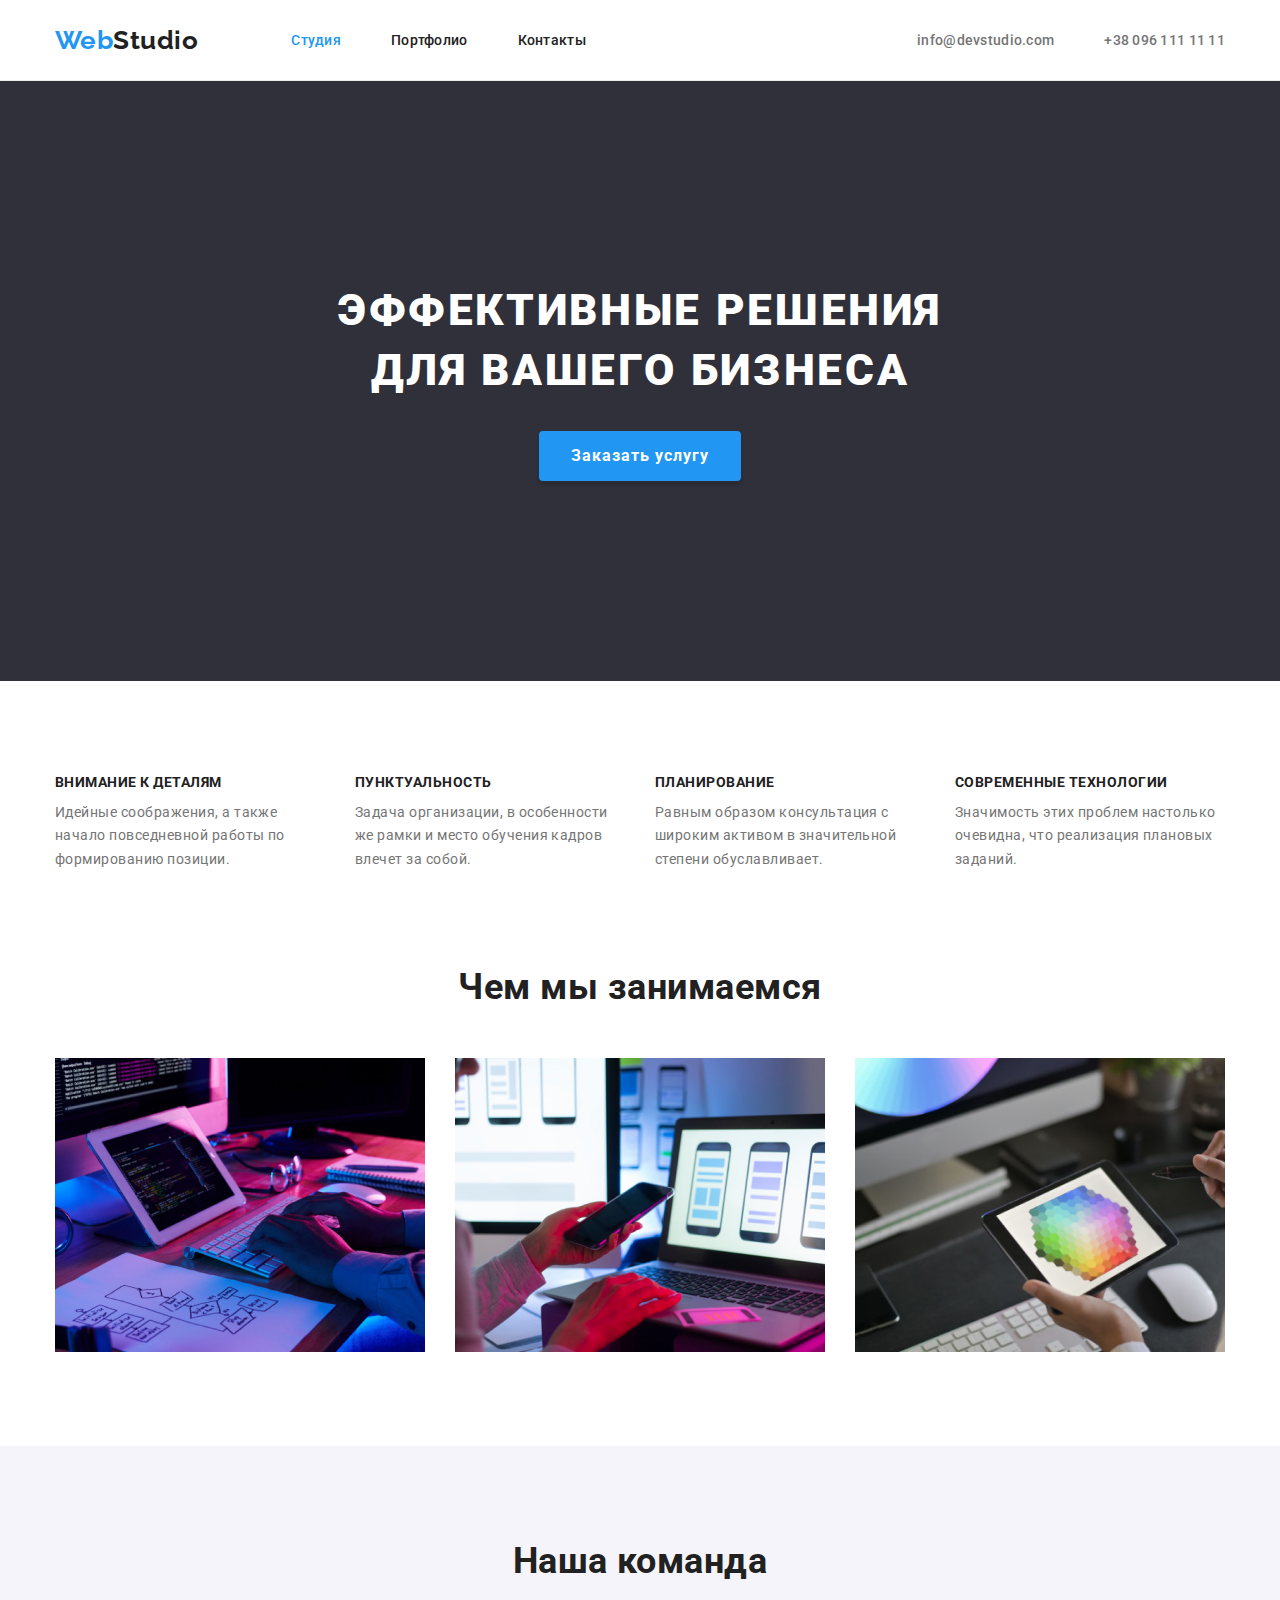
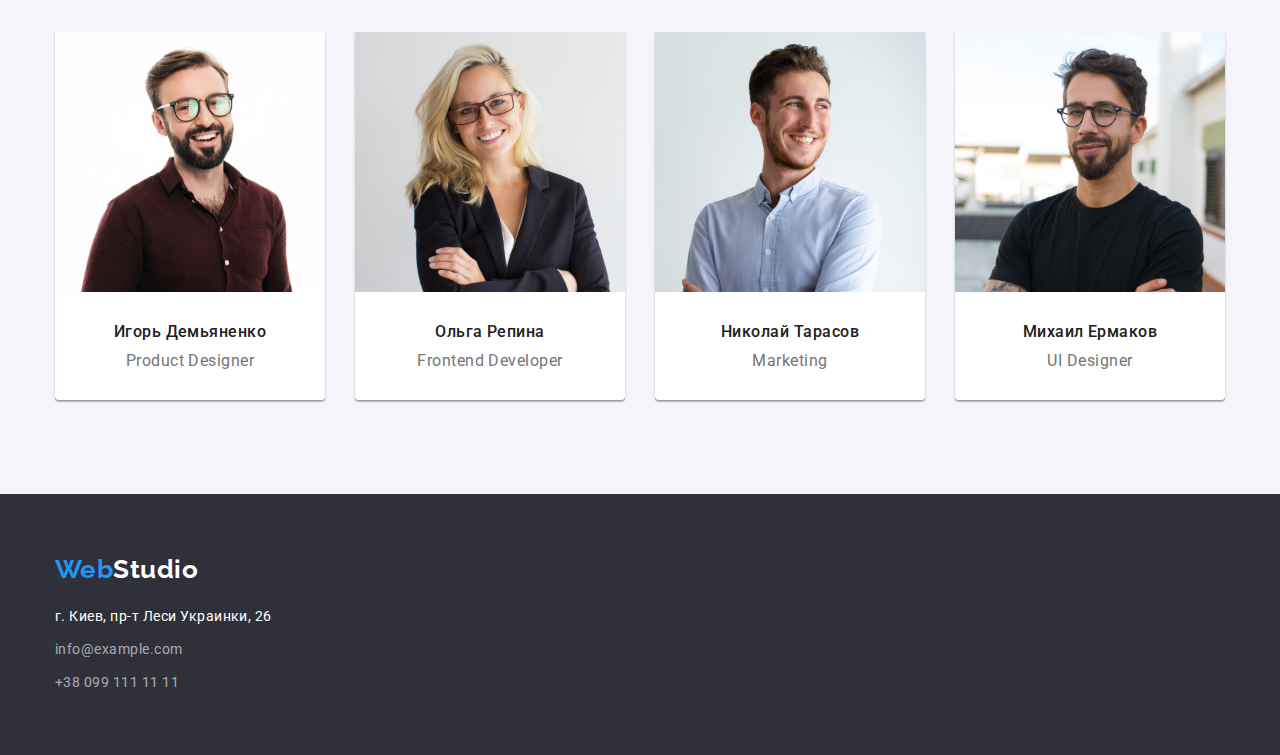
<file: index.html>
<!DOCTYPE html>
<html lang="ru">
  <head>
    <meta charset="UTF-8" />
    <meta http-equiv="X-UA-Compatible" content="IE=edge" />
    <meta name="viewport" content="width=device-width, initial-scale=1.0" />
    <title>WebStudio</title>
    <link rel="stylesheet" href="./css/normalize.css" />
    <link
      href="https://fonts.googleapis.com/css2?family=Raleway:wght@700&family=Roboto:wght@400;500;700;900&display=swap"
      rel="stylesheet"
    />
    <link rel="stylesheet" href="./css/styles.css" />
  </head>
  <body>
    <!--header-->
    <header class="header-container">
      <div class="container header-item">
        <a href="./index.html" class="logo header-logo"
          >Web<span class="accent">Studio</span></a
        >
        <nav>
          <ul class="site-nav nav-list">
            <li class="nav-item">
              <a href="./index.html" class="nav-link current">Студия</a>
            </li>
            <li class="nav-item">
              <a href="./portfolio.html" class="nav-link">Портфолио</a>
            </li>
            <li class="nav-item">
              <a href="./contact.html" class="nav-link">Контакты</a>
            </li>
          </ul>
        </nav>
        <ul class="contact-header">
          <li class="contact-item">
            <a href="mailto:info@devstudio.com" class="contact-link"
              >info@devstudio.com</a
            >
          </li>
          <li class="contact-item">
            <a href="tel:+380961111111" class="contact-link"
              >+38 096 111 11 11</a
            >
          </li>
        </ul>
      </div>
    </header>
    <!--main content-->
    <main>
      <!--Hero-->
      <section class="hero">
        <div class="container">
          <h1 class="hero-title">Эффективные решения для вашего бизнеса</h1>
          <button class="button primary hero-button" type="button">
            Заказать услугу
          </button>
        </div>
      </section>
      <!--special-->
      <section class="special section">
        <div class="container">
          <!--h2 hide css-->
          <h2 class="visually-hidden">Особенности компании</h2>
          <ul class="special-list">
            <li class="special-type">
              <h3 class="special-title">Внимание к деталям</h3>
              <p class="special-item">
                Идейные соображения, а также начало повседневной работы по
                формированию позиции.
              </p>
            </li>
            <li class="special-type">
              <h3 class="special-title">Пунктуальность</h3>
              <p class="special-item">
                Задача организации, в особенности же рамки и место обучения
                кадров влечет за собой.
              </p>
            </li>
            <li class="special-type">
              <h3 class="special-title">Планирование</h3>
              <p class="special-item">
                Равным образом консультация с широким активом в значительной
                степени обуславливает.
              </p>
            </li>
            <li class="special-type">
              <h3 class="special-title">Современные технологии</h3>
              <p class="special-item">
                Значимость этих проблем настолько очевидна, что реализация
                плановых заданий.
              </p>
            </li>
          </ul>
        </div>
      </section>
      <!--about work-->
      <section class="about-work section">
        <div class="container">
          <h2 class="work-title">Чем мы занимаемся</h2>
          <ul class="work-image">
            <li class="work-image-item">
              <img
                src="./images/devsite.jpg"
                alt="Разработка сайтов"
                width="370"
              />
            </li>
            <li class="work-image-item">
              <img
                src="./images/devapp.jpg"
                alt="Разработка приложений"
                width="370"
              />
            </li>
            <li class="work-image-item">
              <img src="./images/design.jpg" alt="Дизайн" width="370" />
            </li>
          </ul>
        </div>
      </section>
      <!--our team-->
      <section class="our-team section">
        <div class="container">
          <h2 class="team-title">Наша команда</h2>
          <ul class="team">
            <li class="team-member">
              <img
                src="./images/igor.jpg"
                alt="Игорь Демьяненко"
                width="270"
              />
              <div class="team-card">
                <h3 class="personal-title">Игорь Демьяненко</h3>
                <p lang="en" class="personal-position">Product Designer</p>
              </div>
            </li>
            <li class="team-member">
              <img
                src="./images/olga.jpg"
                alt="Ольга Репина"
                width="270"
              />
              <div class="team-card">
                <h3 class="personal-title">Ольга Репина</h3>
                <p lang="en" class="personal-position">Frontend Developer</p>
              </div>
            </li>
            <li class="team-member">
              <img
                src="./images/nikola.jpg"
                alt="Николай Тарасов"
                width="270"
              />
              <div class="team-card">
                <h3 class="personal-title">Николай Тарасов</h3>
                <p lang="en" class="personal-position">Marketing</p>
              </div>
            </li>
            <li class="team-member">
              <img
                src="./images/mike.jpg"
                alt="Михаил Ермаков"
                width="270"
              />
              <div class="team-card">
                <h3 class="personal-title">Михаил Ермаков</h3>
                <p lang="en" class="personal-position">UI Designer</p>
              </div>
            </li>
          </ul>
        </div>
      </section>
    </main>
    <!--footer hw-->
    <footer class="footer">
      <div class="container">
          <a href="./index.html" class="logo footer-logo"
            >Web<span class="accentwhite">Studio</span></a>
        <address>
          <ul class="adress-list">
            <li class="adress-item">
              <a
                href="https://goo.gl/maps/XMWMVRejnvmh2yPAA"
                class="footer-address"
                >г. Киев, пр-т Леси Украинки, 26</a
              >
            </li>
            <li class="adress-item">
              <a href="mailto:info@example.com" class="footer-contact"
                >info@example.com</a
              >
            </li>
            <li class="adress-item">
              <a href="tel:+380991111111" class="footer-contact"
                >+38 099 111 11 11</a
              >
            </li>
          </ul>
        </address>
      </div>
    </footer>
  </body>
</html>
</file>
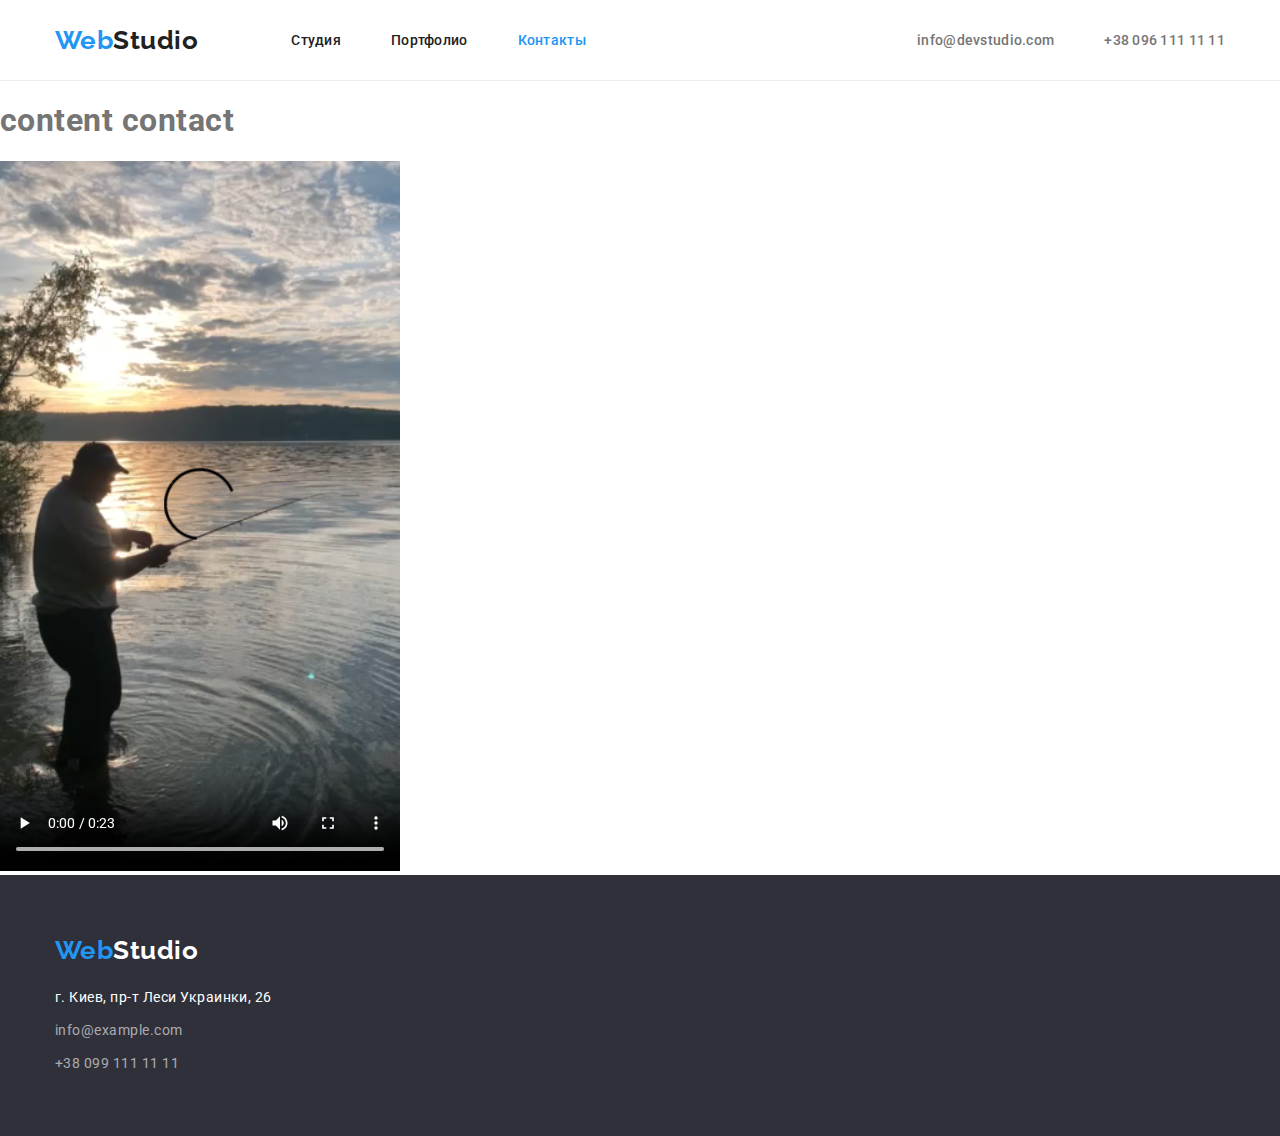
<file: contact.html>
<!DOCTYPE html>
<html lang="ru">
<head>
    <meta charset="UTF-8">
    <meta http-equiv="X-UA-Compatible" content="IE=edge">
    <meta name="viewport" content="width=device-width, initial-scale=1.0">
    <title>Contact</title>
    <link rel="stylesheet" href="./css/normalize.css">
    <link href="https://fonts.googleapis.com/css2?family=Raleway:wght@700&family=Roboto:wght@400;500;700;900&display=swap" rel="stylesheet">
    <link rel="stylesheet" href="./css/styles.css" />
</head>
<body>
    <!--header-->
    <header class="header-container">
      <div class="container header-item">
        <a href="./index.html" class="logo header-logo"
          >Web<span class="accent">Studio</span></a
        >
        <nav>
          <ul class="site-nav nav-list">
            <li class="nav-item">
              <a href="./index.html" class="nav-link">Студия</a>
            </li>
            <li class="nav-item">
              <a href="./portfolio.html" class="nav-link">Портфолио</a>
            </li>
            <li class="nav-item">
              <a href="./contact.html" class="nav-link current">Контакты</a>
            </li>
          </ul>
        </nav>
        <ul class="contact-header">
          <li class="contact-item">
            <a href="mailto:info@devstudio.com" class="contact-link"
              >info@devstudio.com</a
            >
          </li>
          <li class="contact-item">
            <a href="tel:+380961111111" class="contact-link"
              >+38 096 111 11 11</a
            >
          </li>
        </ul>
      </div>
    </header>
    <main>

        <h1>content contact</h1>
        <video src="./videos/fishing.mp4"
        width="400"
        controls>
        </video>

    </main>
   <!--footer hw-->
    <footer class="footer">
      <div class="container">
          <a href="./index.html" class="logo footer-logo"
            >Web<span class="accentwhite">Studio</span></a>
        <address>
          <ul class="adress-list">
            <li class="adress-item">
              <a
                href="https://goo.gl/maps/XMWMVRejnvmh2yPAA"
                class="footer-address"
                >г. Киев, пр-т Леси Украинки, 26</a
              >
            </li>
            <li class="adress-item">
              <a href="mailto:info@example.com" class="footer-contact"
                >info@example.com</a
              >
            </li>
            <li class="adress-item">
              <a href="tel:+380991111111" class="footer-contact"
                >+38 099 111 11 11</a
              >
            </li>
          </ul>
        </address>
      </div>
    </footer>
</body>
</html>
</file>
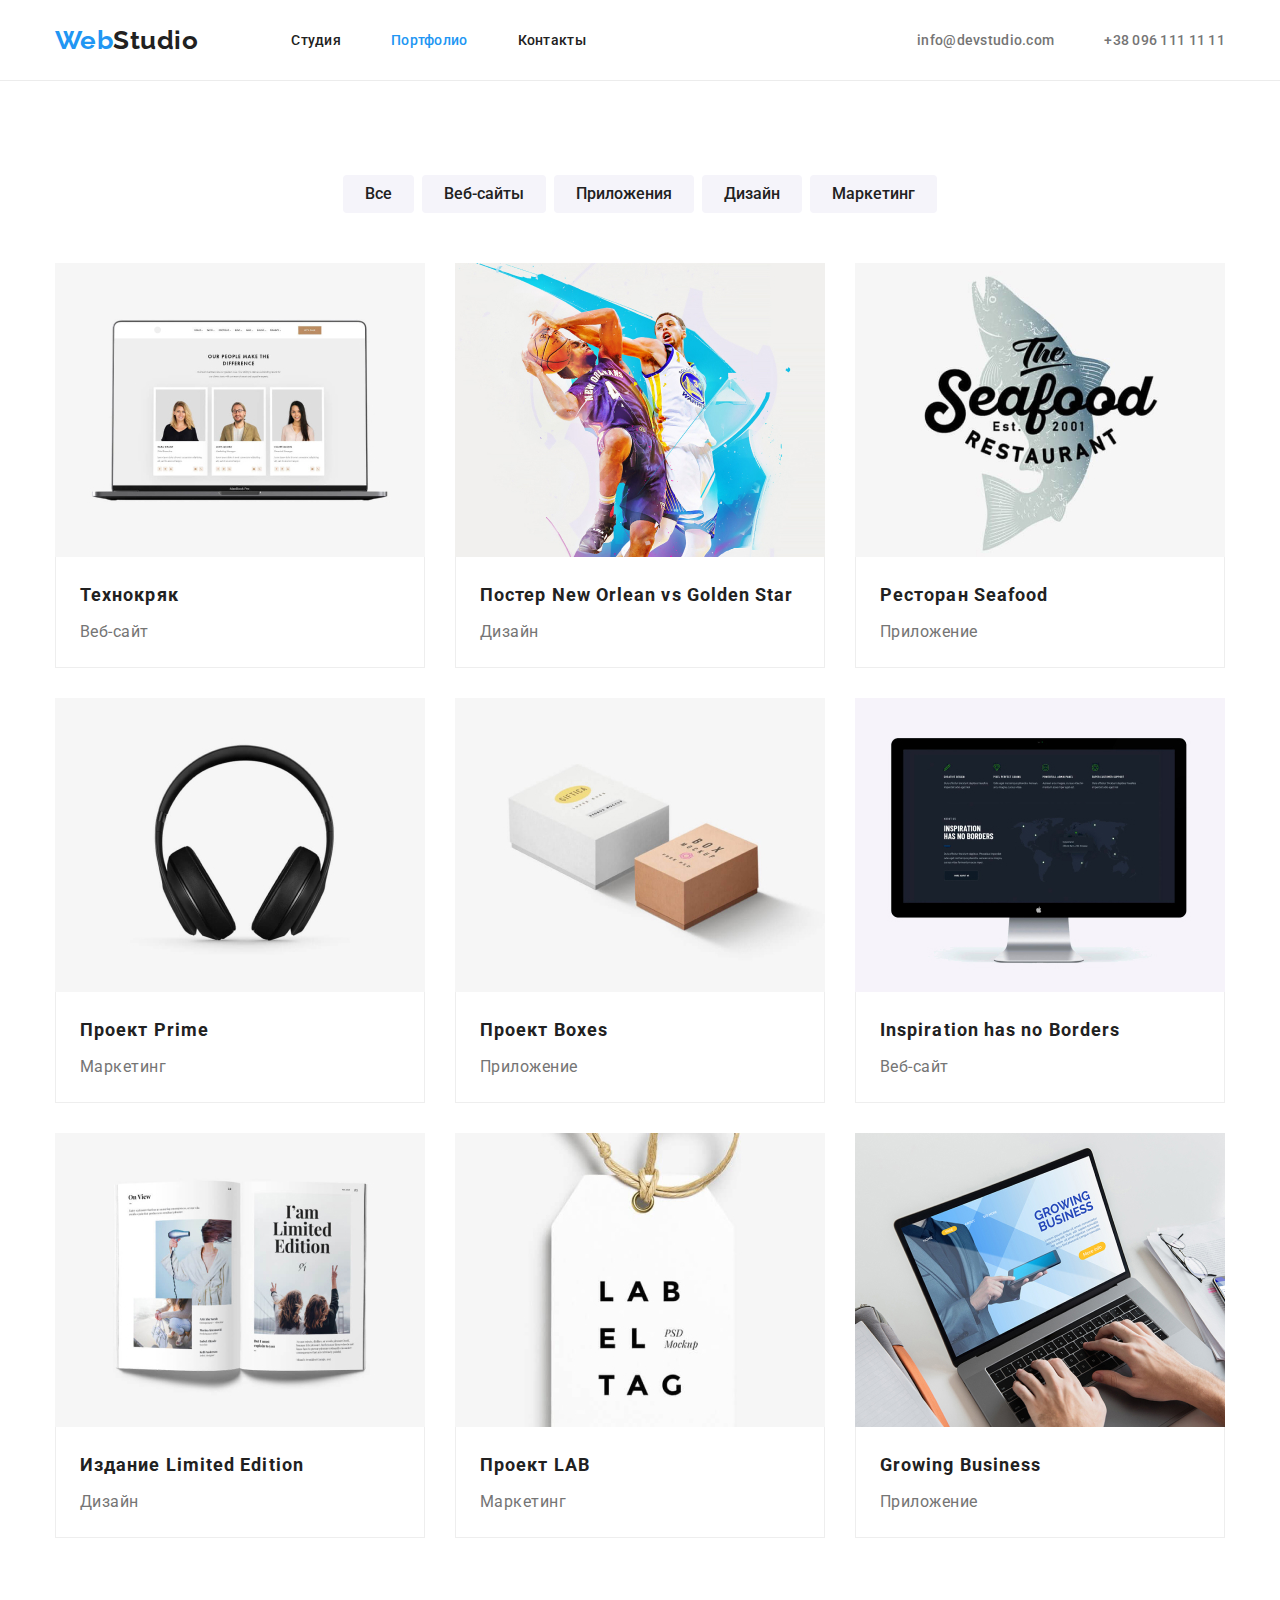
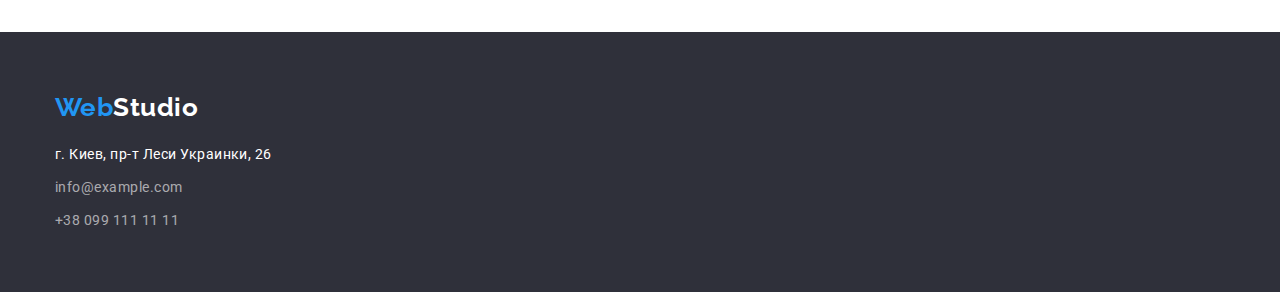
<file: portfolio.html>
<!DOCTYPE html>
<html lang="ru">
  <head>
    <meta charset="UTF-8" />
    <meta http-equiv="X-UA-Compatible" content="IE=edge" />
    <meta name="viewport" content="width=device-width, initial-scale=1.0" />
    <title>Portfolio</title>
    <link rel="stylesheet" href="./css/normalize.css" />
    <link
      href="https://fonts.googleapis.com/css2?family=Raleway:wght@700&family=Roboto:wght@400;500;700;900&display=swap"
      rel="stylesheet"
    />
    <link rel="stylesheet" href="./css/styles.css" />
  </head>
  <body>
    <!--header-->
    <header class="header-container">
      <div class="container header-item">
        <a href="./index.html" class="logo header-logo"
          >Web<span class="accent">Studio</span></a
        >
        <nav>
          <ul class="site-nav nav-list">
            <li class="nav-item">
              <a href="./index.html" class="nav-link">Студия</a>
            </li>
            <li class="nav-item">
              <a href="./portfolio.html" class="nav-link current">Портфолио</a>
            </li>
            <li class="nav-item">
              <a href="./contact.html" class="nav-link">Контакты</a>
            </li>
          </ul>
        </nav>
        <ul class="contact-header">
          <li class="contact-item">
            <a href="mailto:info@devstudio.com" class="contact-link"
              >info@devstudio.com</a
            >
          </li>
          <li class="contact-item">
            <a href="tel:+380961111111" class="contact-link"
              >+38 096 111 11 11</a
            >
          </li>
        </ul>
      </div>
    </header>
    <main>
      <section class="section">
        <div class="container">
          <!--h1 hide css-->
          <h1 class="visually-hidden">work examples</h1>
          <ul class="button-list">
            <li class="button-item">
              <button class="button secondary" type="button">Все</button>
            </li>
            <li class="button-item">
              <button class="button secondary" type="button">Веб-сайты</button>
            </li>
            <li class="button-item">
              <button class="button secondary" type="button">Приложения</button>
            </li>
            <li class="button-item">
              <button class="button secondary" type="button">Дизайн</button>
            </li>
            <li class="button-item">
              <button class="button secondary" type="button">Маркетинг</button>
            </li>
          </ul>
          <ul class="example-list">
            <li class="example-item">
              <img src="./images/technokr.jpg" alt="Технокряк" width="370" />
              <div class="exemple-card">
                <h2 class="exemples-title">Технокряк</h2>
                <p class="exemple-filter">Веб-сайт</p>
              </div>
            </li>
            <li class="example-item">
              <img
                src="./images/poster_neworl_vs_goldstar.jpg"
                alt="Постер New Orlean vs Golden Star"
                width="370"
              />
              <div class="exemple-card">
                <h2 class="exemples-title">Постер New Orlean vs Golden Star</h2>
                <p class="exemple-filter">Дизайн</p>
              </div>
            </li>
            <li class="example-item">
              <img
                src="./images/restoraunt_seafood.jpg"
                alt="Ресторан Seafood"
                width="370"
              />
              <div class="exemple-card">
                <h2 class="exemples-title">Ресторан Seafood</h2>
                <p class="exemple-filter">Приложение</p>
              </div>
            </li>
            <li class="example-item">
              <img
                src="./images/project_prime.jpg"
                alt="Проект Prime"
                width="370"
              />
              <div class="exemple-card">
                <h2 class="exemples-title">Проект Prime</h2>
                <p class="exemple-filter">Маркетинг</p>
              </div>
            </li>
            <li class="example-item">
              <img
                src="./images/project_boxes.jpg"
                alt="Проект Boxes"
                width="370"
              />
              <div class="exemple-card">
                <h2 class="exemples-title">Проект Boxes</h2>
                <p class="exemple-filter">Приложение</p>
              </div>
            </li>
            <li class="example-item">
              <img
                src="./images/inspiration_has_no_borders.jpg"
                alt="Inspiration has no Borders"
                width="370"
              />
              <div class="exemple-card">
                <h2 class="exemples-title" lang="en">
                  Inspiration has no Borders
                </h2>
                <p class="exemple-filter">Веб-сайт</p>
              </div>
            </li>
            <li class="example-item">
              <img
                src="./images/limited_idition.jpg"
                alt="Издание Limited Edition"
                width="370"
              />
              <div class="exemple-card">
                <h2 class="exemples-title">Издание Limited Edition</h2>
                <p class="exemple-filter">Дизайн</p>
              </div>
            </li>
            <li class="example-item">
              <img
                src="./images/project_lab.jpg"
                alt="Проект LAB"
                width="370"
              />
              <div class="exemple-card">
                <h2 class="exemples-title">Проект LAB</h2>
                <p class="exemple-filter">Маркетинг</p>
              </div>
            </li>
            <li class="example-item">
              <img
                src="./images/growing_business.jpg"
                alt="Growing Business"
                width="370"
              />
              <div class="exemple-card">
                <h2 class="exemples-title" lang="en">Growing Business</h2>
                <p class="exemple-filter">Приложение</p>
              </div>
            </li>
          </ul>
        </div>
      </section>
    </main>
    <!--footer hw-->
    <footer class="footer">
      <div class="container">
        <a href="./index.html" class="logo footer-logo"
          >Web<span class="accentwhite">Studio</span></a
        >
        <address>
          <ul class="adress-list">
            <li class="adress-item">
              <a
                href="https://goo.gl/maps/XMWMVRejnvmh2yPAA"
                class="footer-address"
                >г. Киев, пр-т Леси Украинки, 26</a
              >
            </li>
            <li class="adress-item">
              <a href="mailto:info@example.com" class="footer-contact"
                >info@example.com</a
              >
            </li>
            <li class="adress-item">
              <a href="tel:+380991111111" class="footer-contact"
                >+38 099 111 11 11</a
              >
            </li>
          </ul>
        </address>
      </div>
    </footer>
  </body>
</html>
</file>
<file: css/styles.css>
/* colors */
/* maintext #757575; */
/* secondtext  #212121 */
/* activecolor #2196F3 */
/* background: #E5E5E5; */
/* second background: #2F303A; */
/* third background: #F5F4FA; */

:root {
  --maintextcolor: #757575;
  --secondtextcolor: #212121;
  --whitetextcolor: #ffffff;
  --activecolor: #2196f3;
  --background: #e5e5e5;
  --second-background: #2f303a;
  --third-background: #f5f4fa;
  --main-font: Roboto;
}

/* global style */
a {
  text-decoration: none;
}
img {
  display: block;
  margin-bottom: 0px;
  }
ul {
  list-style-type: none;
}
.visually-hidden {
  position: absolute;
  width: 1px;
  height: 1px;
  margin: -1px;
  border: 0;
  padding: 0;

  white-space: nowrap;
  clip-path: inset(100%);
  clip: rect(0 0 0 0);
  overflow: hidden;
}

/* buttons */
.button {
  color: var(--secondtextcolor);
  background-color: var(--third-background);

  font-family: inherit;
}
.button.primary {
  color: var(--whitetextcolor);
  background-color: var(--activecolor);

  font-weight: 700;
  font-size: 16px;
  line-height: 1.87;
  align-items: center;
  text-align: center;
  letter-spacing: 0.06em;

  cursor: pointer;
}
.button.secondary {
  color: var(--secondtextcolor);
  background-color: var(--third-background);

  font-weight: 500;
  font-size: 16px;
  line-height: 1.62;
  text-align: center;

  cursor: pointer;

  height: 38px;
  width: auto;
  top: 174px;
  border-radius: 4px;
  padding: 6px 22px;

  border-radius: 4px;
  background: rgba(245, 244, 250, 1);
  border: none;
}
.button.secondary:focus,
.button.secondary:hover {
  color: var(--whitetextcolor);
  background-color: var(--activecolor);
}

/* body */
body {
  color: var(--maintextcolor);
  font-family: var(--main-font), sans-serif;
  letter-spacing: 0.03em;
}



.container {
  width: 1200px;
  padding-left: 15px;
  padding-right: 15px;
  margin-left: auto;
  margin-right: auto;
}

.section {
  padding-top: 94px;
  padding-bottom: 94px;
}

/* header */
.header-container {
  background-color: var(--whitetextcolor);
  border-bottom: 1px solid #ececec;
}

.header-item {
  display: flex;
  align-items: center;
  min-height: 80px;
}

.header-logo {
  margin-right: 93px;
}

.nav-list {
  display: flex;
  align-items: center;
  padding-left: 0px;
  margin: 0px;
}
.nav-item {
  display: block;
}
.nav-item:not(:last-child) {
  margin-left: 0px;
  margin-right: 50px;
  padding-left: 0px;
}

/* logo */
.logo {
  color: var(--activecolor);

  font-family: Raleway, sans-serif;
  font-weight: bold;
  font-size: 26px;
  line-height: 1.19;
}
.logo .accent {
  color: var(--secondtextcolor);
}
.logo .accentwhite {
  color: var(--whitetextcolor);
}
/* site-nav */
.site-nav .nav-link {
  color: var(--secondtextcolor);

  font-weight: 500;
  font-size: 14px;
  line-height: 1.14;
  letter-spacing: 0.02em;
  padding-top: 32px;
  padding-bottom: 32px;
}
.contact-link:hover,
.contact-link:focus {
  color: var(--activecolor);
}
.site-nav .nav-link.current {
  color: var(--activecolor);
}

/* site-contact */

.contact-link {
  color: var(--maintextcolor);

  font-weight: 500;
  font-size: 14px;
  line-height: 1.14;
  letter-spacing: 0.02em;

  padding-top: 32px;
  padding-bottom: 32px;
}

.site-contact .contact-link:hover,
.site-contact .contact-link:focus {
  color: var(--activecolor);
}
.contact-header {
  display: flex;
  align-items: center;
  padding-left: 0px;
  margin-left: auto;
  margin-bottom: 0px;
  margin-top: 0px;
}
.contact-item{
  display: block;
}
.contact-item:not(:last-child) {
  margin-right: 50px;
  padding-left: 0px;
}

/* footer styles */
.footer {
  background-color: var(--second-background);
  padding-top: 60px;
  padding-bottom: 60px;
}
.footer-logo {
  display: block;
  margin-bottom: 20px;
}
.footer-address {
  color: var(--whitetextcolor);

  font-style: normal;
  font-size: 14px;
  line-height: 1.71;
}
.adress-list {
  padding: 0px;
  margin: 0px;
}
.adress-item:not(:last-child) {
  margin-bottom: 9px;
}
.footer-address:hover,
.footer-address:focus {
  color: var(--activecolor);
}
.footer-contact {
  color: rgba(255, 255, 255, 60%);
  font-style: normal;
  font-size: 14px;
  line-height: 1.71;
}
.footer-contact:hover,
.footer-contact:focus {
  color: var(--activecolor);
}

/* index style */

/* hero */
.hero {
  background-color: var(--second-background);
  padding-top: 200px;
  padding-bottom: 200px;
  text-align: center;
}

.hero-button {
  padding: 10px 32px;
  box-shadow: 0px 4px 4px rgba(0, 0, 0, 0.15);
  border-radius: 4px;
  border-style: none;
}
.hero .hero-title {
  color: var(--whitetextcolor);

  font-weight: 900;
  font-size: 44px;
  line-height: 1.36;
  text-align: center;
  letter-spacing: 0.06em;
  text-transform: uppercase;
}
.hero-title {
  width: 696px;
  margin: 0 auto;
  margin-bottom: 30px;
}

/* special */
.special {
  margin-left: auto;
  margin-right: auto;
}

.special-title {
  color: var(--secondtextcolor);

  font-weight: bold;
  font-size: 14px;
  line-height: 1.14;
  text-transform: uppercase;
  margin: 0px 0px 10px 0px;
}
.special-list {
  display: flex;
  margin-left: auto;
  margin-right: auto;
  padding-inline-start: 0px;
  margin: 0px;
}
.special-type:not(:last-child) {
  display: block;
  margin-right: 30px;
}
.special-item {
  width: 270px;
  color: var(--maintextcolor);

  font-size: 14px;
  line-height: 1.7;
  margin: 0px;
}

/* about work */

.about-work {
  padding-top: 0px;
}
.work-title {
  color: var(--secondtextcolor);

  font-weight: bold;
  font-size: 36px;
  line-height: 1.17;
  text-align: center;
  margin-bottom: 50px;
  margin-top: 0px;
}
.work-image {
  display: flex;
  padding-inline-start: 0px;
  margin-top: 0px;
  margin-bottom: 0px;
}
.work-image-item:not(:last-child) {
  margin-right: 30px;
}

/* our team */
.our-team {
  background-color: rgba(245, 244, 250, 1);
}
.team {
  display: flex;
  padding-inline-start: 0px;
  margin: 0px;
}
.team-member:not(:last-child) {
  margin-right: 30px;
}
.team-member {
  display: block;
  background-color: rgba(255, 255, 255, 1);
  width: 270px;
  left: 815px;
  top: 1635px;
  box-shadow: 0px 1px 3px rgba(0, 0, 0, 0.12), 0px 1px 1px rgba(0, 0, 0, 0.14),
    0px 2px 1px rgba(0, 0, 0, 0.2);
  border-radius: 0px 0px 4px 4px;
}

.team-title {
  color: var(--secondtextcolor);

  font-weight: bold;
  font-size: 36px;
  line-height: 1.17;
  text-align: center;
  margin: 0px 0px 50px 0px;
}
.personal-title {
  color: var(--secondtextcolor);

  font-weight: 500;
  font-size: 16px;
  line-height: 1.19;
  text-align: center;
  margin: 0px 0px 10px 0px;
}
.personal-position {
  font-size: 16px;
  line-height: 1.19;
  text-align: center;
  margin: 0px;
}

.team-card {
  padding-bottom: 30px;
  padding-top: 30px;
}


/* portfolio exemples */
.button-filter {
margin-bottom: 50px;
}
.button-list {
  display: flex;
  justify-content: center;
  padding: 0px;
  margin-top: 0px;
  margin-bottom: 50px;
  margin-left: auto;
  margin-right: auto;
}
.button-item:not(:last-child) {
  margin-right: 8px;
}
.exemples-title {
  color: var(--secondtextcolor);
  font-weight: bold;
  font-size: 18px;
  line-height: 2;
  letter-spacing: 0.06em;
  margin-top: 0px;
  margin-bottom: 4px;
}
.exemple-filter {
  font-size: 16px;
  line-height: 1.87;
  margin: 0px
}

.example-list {
  display: flex;
  flex-wrap: wrap;
  padding: 0px;
  margin: 0px;
}
.example-item {
  margin-right: 30px;
  margin-bottom: 30px;
  width: 370px;
}
.example-item:nth-child(3n) {
  margin-right: 0px;
}
.example-item:nth-child(n+7) {
  margin-bottom: 0px;
}

.exemple-card {
padding: 20px 24px;
border-right: 1px solid rgba(238, 238, 238, 1);
border-left: 1px solid rgba(238, 238, 238, 1);
border-bottom: 1px solid rgba(238, 238, 238, 1);
}
</file>
